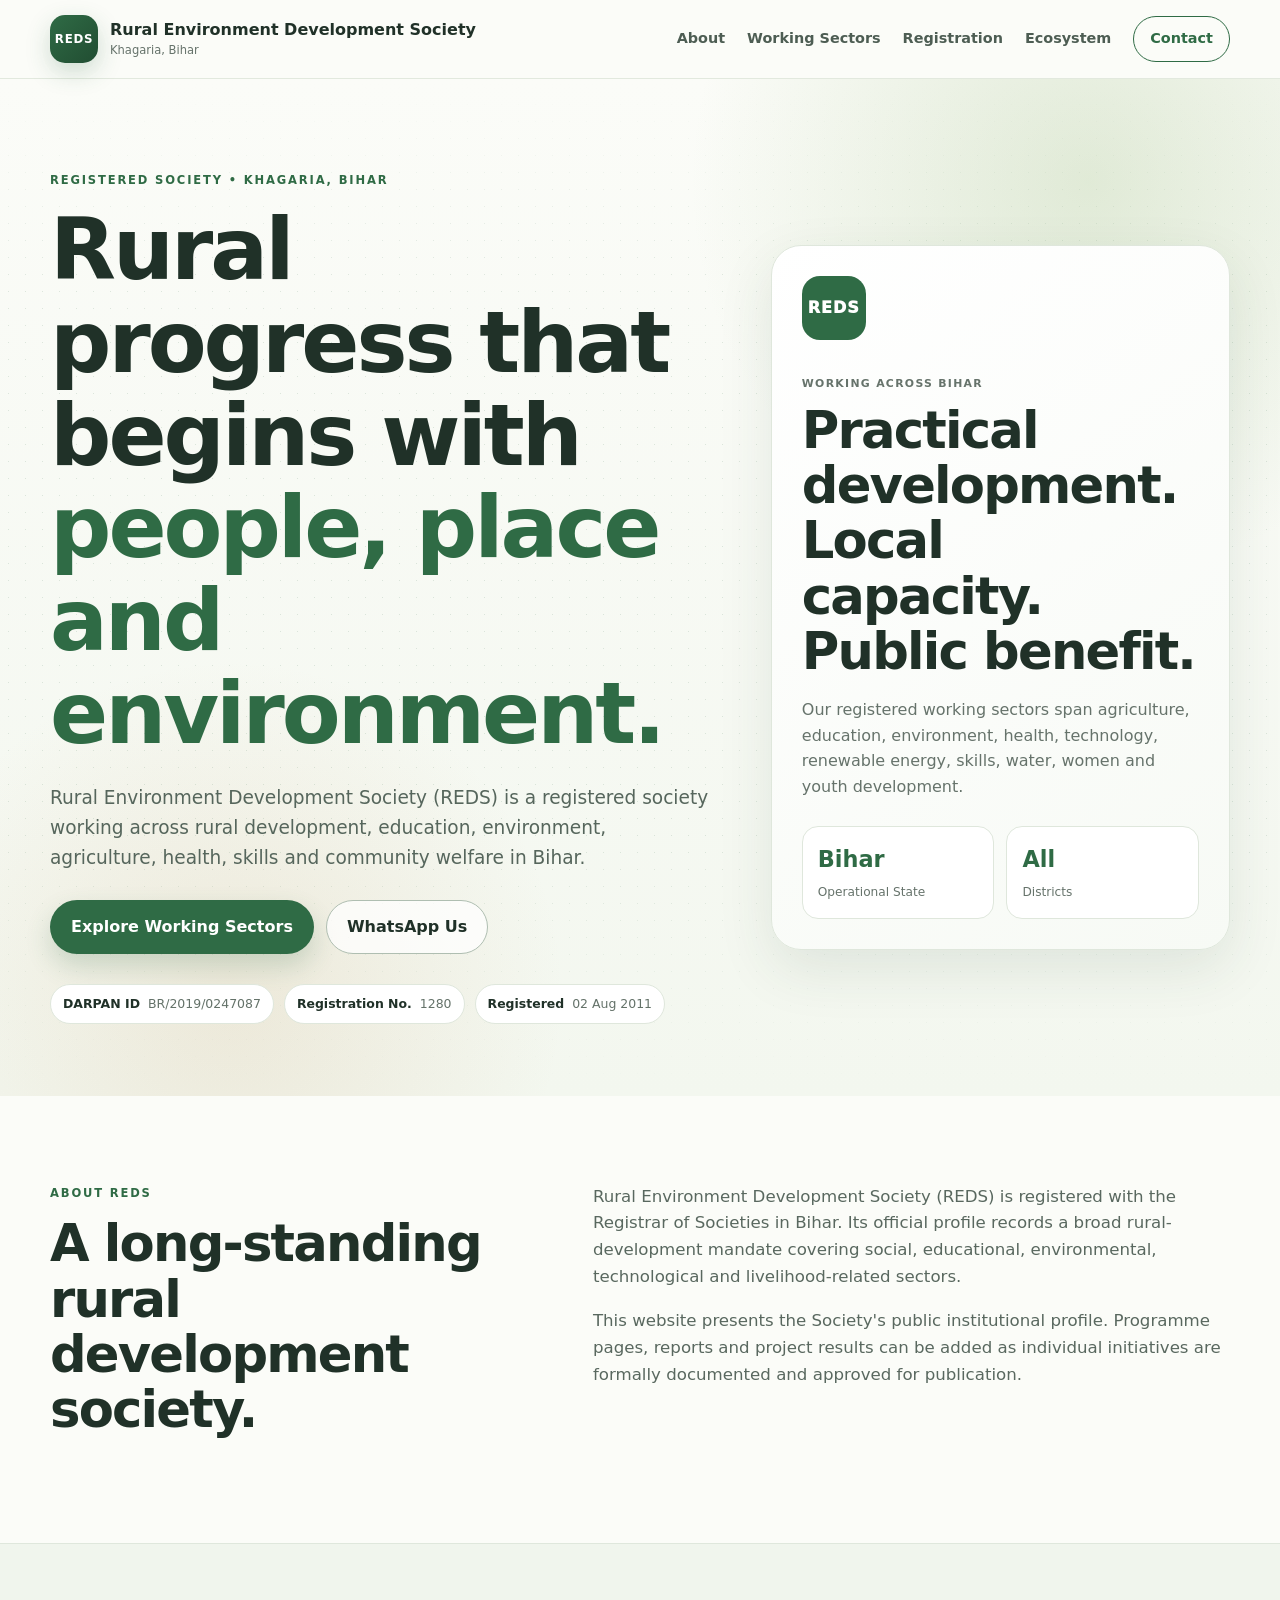
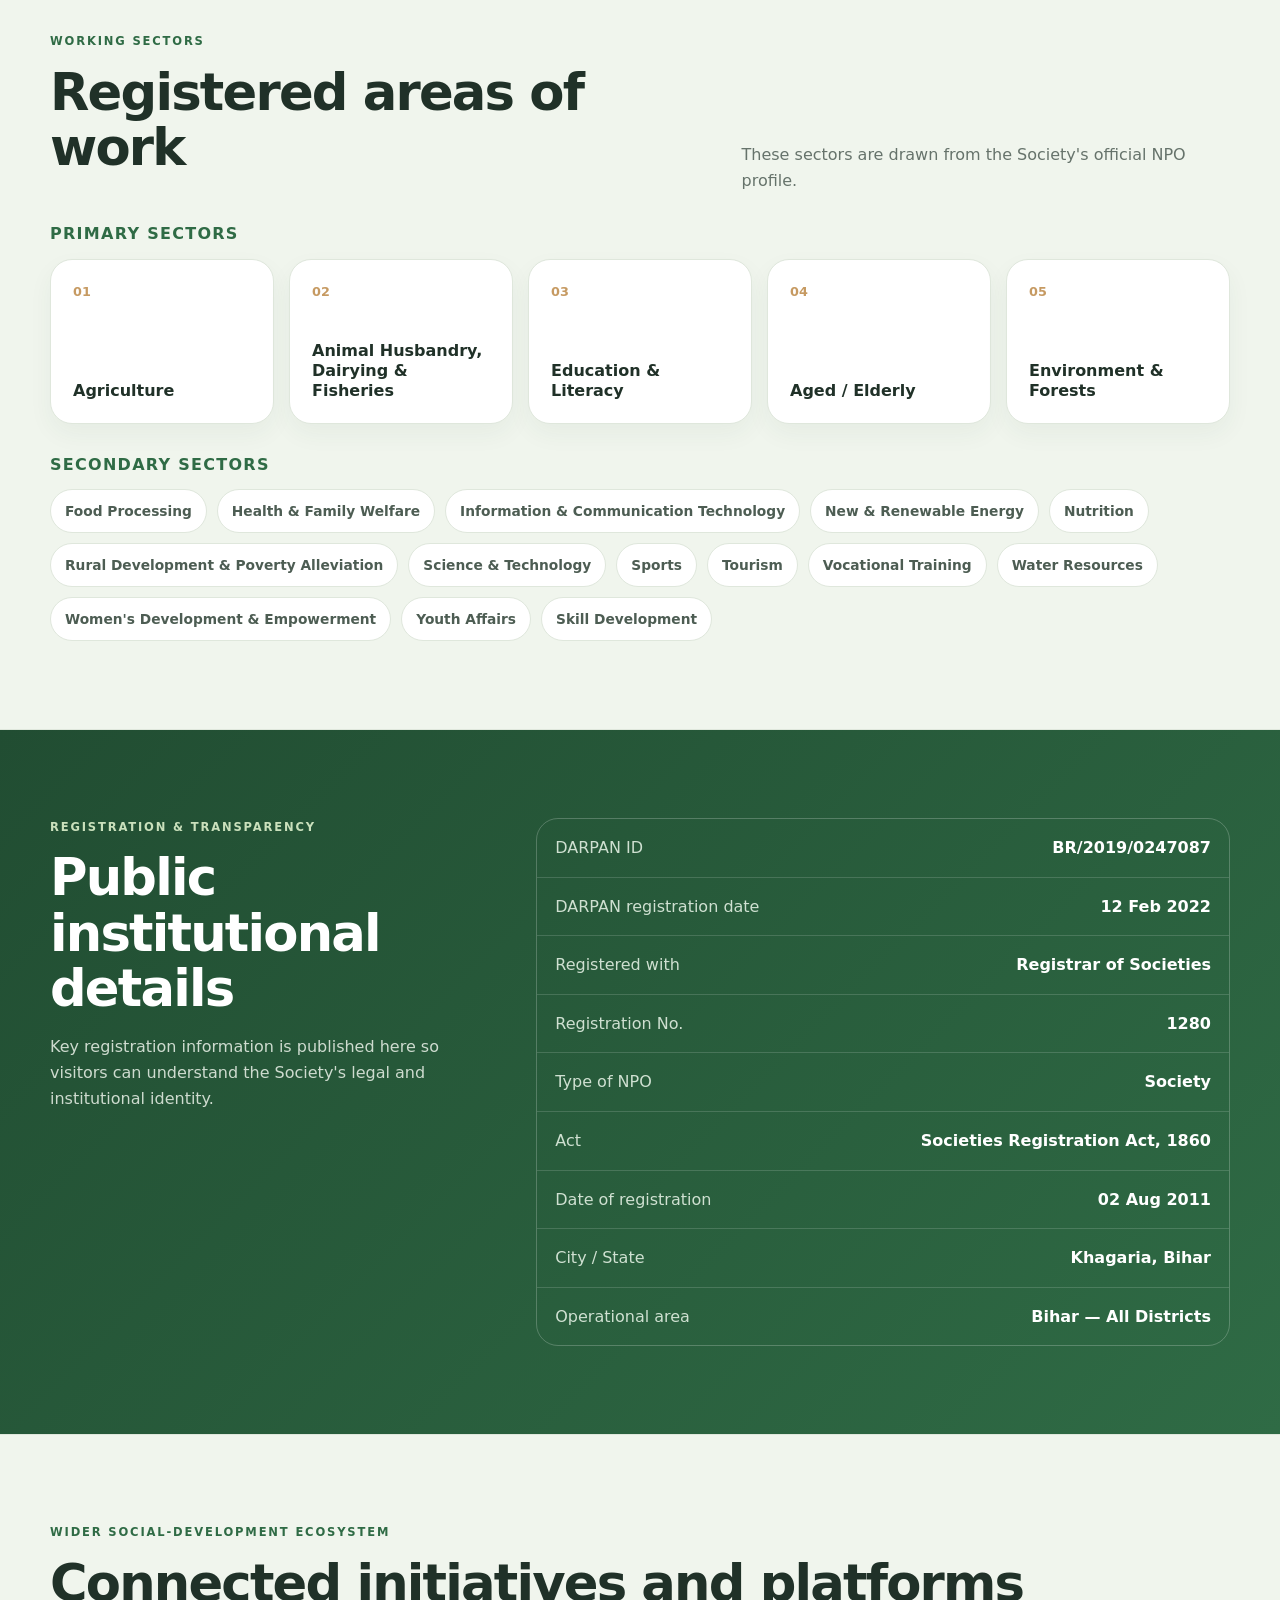
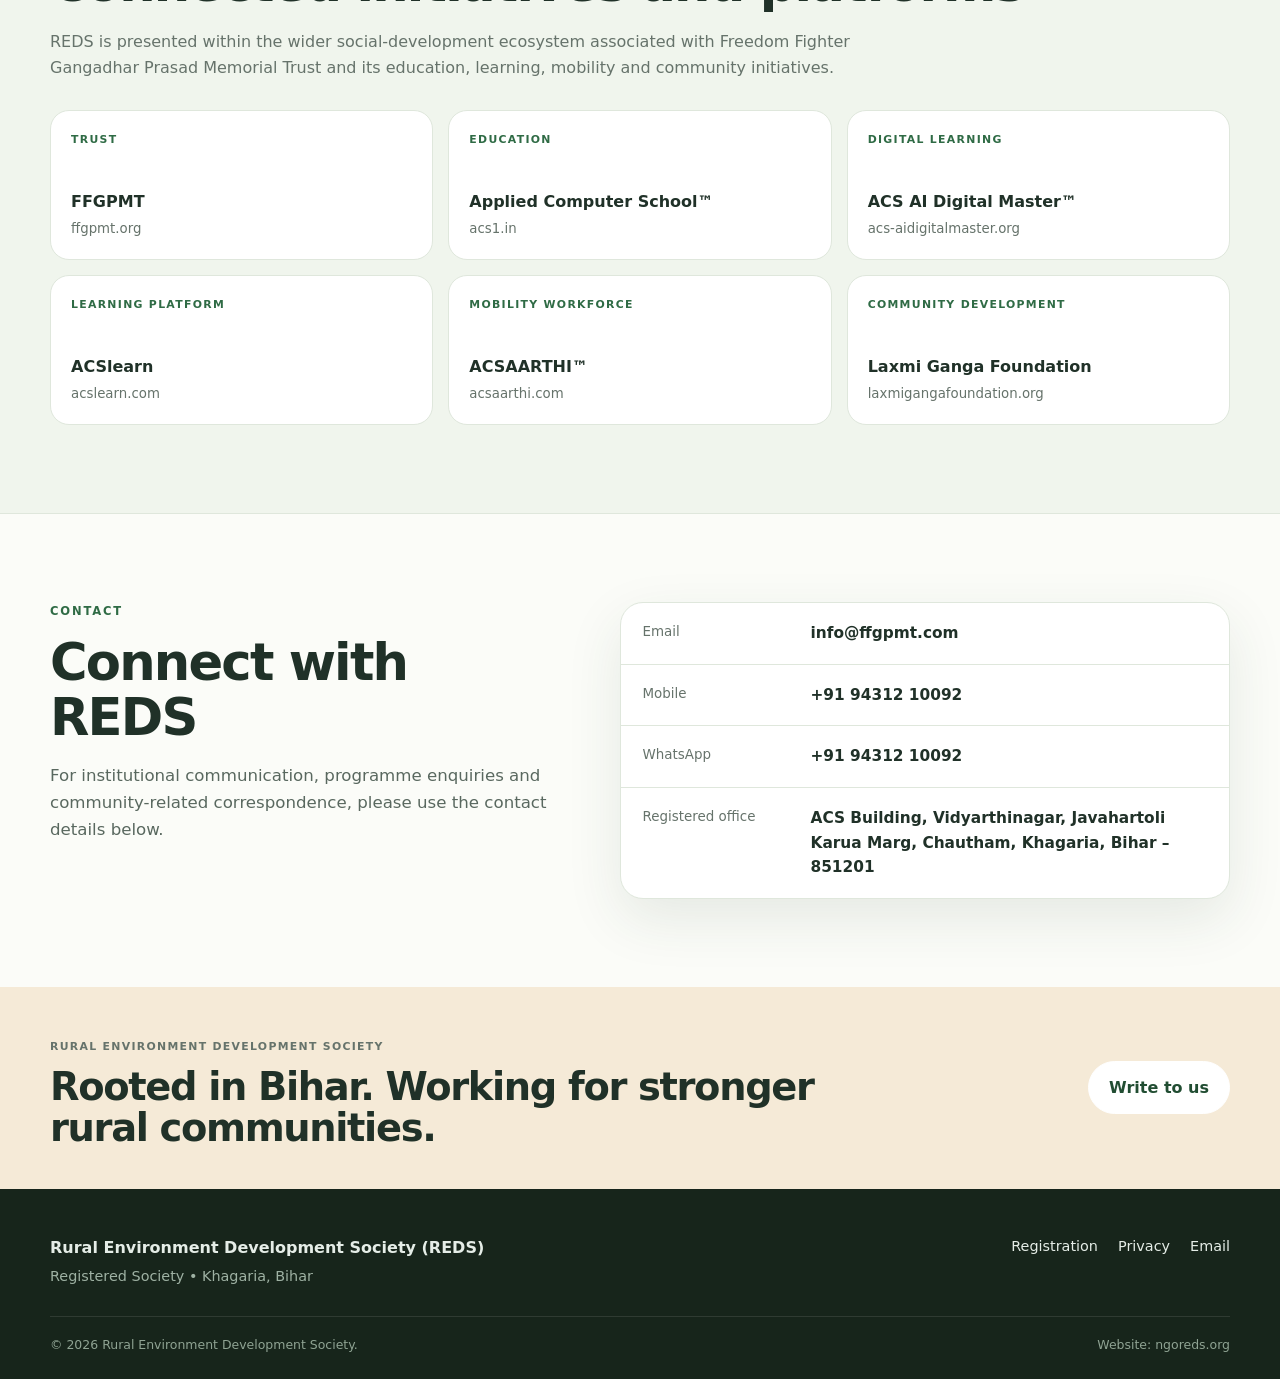
<file: index.html>
<!doctype html>
<html lang="en">
<head>
  <meta charset="utf-8">
  <meta name="viewport" content="width=device-width, initial-scale=1">
  <title>Rural Environment Development Society (REDS) | Khagaria, Bihar</title>
  <meta name="description" content="Rural Environment Development Society (REDS) is a registered society based in Khagaria, Bihar, working across rural development, education, environment, agriculture, health, skills and community welfare.">
  <link rel="canonical" href="https://ngoreds.org/">
  <meta name="theme-color" content="#2f6b45">
  <meta property="og:type" content="website">
  <meta property="og:title" content="Rural Environment Development Society (REDS)">
  <meta property="og:description" content="Rural development, education, environment and community capability — rooted in Bihar.">
  <meta property="og:url" content="https://ngoreds.org/">
  <meta property="og:image" content="https://ngoreds.org/assets/og-card.png">
  <meta name="twitter:card" content="summary_large_image">
  <link rel="icon" href="assets/favicon.svg" type="image/svg+xml">
  <link rel="stylesheet" href="styles.css">
  <script type="application/ld+json">
  {
    "@context":"https://schema.org",
    "@type":"NGO",
    "name":"Rural Environment Development Society",
    "alternateName":"REDS",
    "url":"https://ngoreds.org/",
    "email":"info@ffgpmt.com",
    "telephone":"+91-9431210092",
    "address":{
      "@type":"PostalAddress",
      "streetAddress":"ACS Building, Vidyarthinagar, Javahartoli Karua Marg, Chautham",
      "addressLocality":"Khagaria",
      "addressRegion":"Bihar",
      "postalCode":"851201",
      "addressCountry":"IN"
    }
  }
  </script>
</head>
<body>
  <a class="skip-link" href="#main">Skip to content</a>

  <header class="site-header">
    <div class="container nav">
      <a class="brand" href="#top" aria-label="Rural Environment Development Society home">
        <span class="brand-mark" aria-hidden="true">REDS</span>
        <span class="brand-copy">
          <strong>Rural Environment Development Society</strong>
          <small>Khagaria, Bihar</small>
        </span>
      </a>
      <button class="menu-btn" type="button" aria-expanded="false" aria-controls="site-nav">Menu</button>
      <nav id="site-nav" class="site-nav" aria-label="Primary navigation">
        <a href="#about">About</a>
        <a href="#sectors">Working Sectors</a>
        <a href="#registration">Registration</a>
        <a href="#ecosystem">Ecosystem</a>
        <a class="nav-cta" href="#contact">Contact</a>
      </nav>
    </div>
  </header>

  <main id="main">
    <section class="hero" id="top">
      <div class="grain" aria-hidden="true"></div>
      <div class="container hero-grid">
        <div class="hero-copy">
          <p class="eyebrow">Registered Society • Khagaria, Bihar</p>
          <h1>Rural progress that begins with <span>people, place and environment.</span></h1>
          <p class="lead">
            Rural Environment Development Society (REDS) is a registered society working across rural development,
            education, environment, agriculture, health, skills and community welfare in Bihar.
          </p>
          <div class="actions">
            <a class="btn primary" href="#sectors">Explore Working Sectors</a>
            <a class="btn secondary" href="https://wa.me/919431210092" target="_blank" rel="noopener">WhatsApp Us</a>
          </div>
          <div class="quick-facts">
            <span><b>DARPAN ID</b> BR/2019/0247087</span>
            <span><b>Registration No.</b> 1280</span>
            <span><b>Registered</b> 02 Aug 2011</span>
          </div>
        </div>

        <aside class="hero-panel">
          <div class="panel-badge">REDS</div>
          <p class="mini">Working across Bihar</p>
          <h2>Practical development. Local capacity. Public benefit.</h2>
          <p>
            Our registered working sectors span agriculture, education, environment, health, technology,
            renewable energy, skills, water, women and youth development.
          </p>
          <div class="panel-stats">
            <div><strong>Bihar</strong><span>Operational State</span></div>
            <div><strong>All</strong><span>Districts</span></div>
          </div>
        </aside>
      </div>
    </section>

    <section class="section" id="about">
      <div class="container intro-grid">
        <div>
          <p class="eyebrow">About REDS</p>
          <h2>A long-standing rural development society.</h2>
        </div>
        <div class="prose">
          <p>
            Rural Environment Development Society (REDS) is registered with the Registrar of Societies in Bihar.
            Its official profile records a broad rural-development mandate covering social, educational, environmental,
            technological and livelihood-related sectors.
          </p>
          <p>
            This website presents the Society's public institutional profile. Programme pages, reports and project
            results can be added as individual initiatives are formally documented and approved for publication.
          </p>
        </div>
      </div>
    </section>

    <section class="section soft" id="sectors">
      <div class="container">
        <p class="eyebrow">Working Sectors</p>
        <div class="section-head">
          <h2>Registered areas of work</h2>
          <p>These sectors are drawn from the Society's official NPO profile.</p>
        </div>

        <div class="sector-group">
          <h3>Primary sectors</h3>
          <div class="sector-grid primary-grid">
            <article class="sector-card"><span>01</span><strong>Agriculture</strong></article>
            <article class="sector-card"><span>02</span><strong>Animal Husbandry, Dairying & Fisheries</strong></article>
            <article class="sector-card"><span>03</span><strong>Education & Literacy</strong></article>
            <article class="sector-card"><span>04</span><strong>Aged / Elderly</strong></article>
            <article class="sector-card"><span>05</span><strong>Environment & Forests</strong></article>
          </div>
        </div>

        <div class="sector-group">
          <h3>Secondary sectors</h3>
          <div class="chips">
            <span>Food Processing</span>
            <span>Health & Family Welfare</span>
            <span>Information & Communication Technology</span>
            <span>New & Renewable Energy</span>
            <span>Nutrition</span>
            <span>Rural Development & Poverty Alleviation</span>
            <span>Science & Technology</span>
            <span>Sports</span>
            <span>Tourism</span>
            <span>Vocational Training</span>
            <span>Water Resources</span>
            <span>Women's Development & Empowerment</span>
            <span>Youth Affairs</span>
            <span>Skill Development</span>
          </div>
        </div>
      </div>
    </section>

    <section class="section registration" id="registration">
      <div class="container registration-grid">
        <div>
          <p class="eyebrow light">Registration & Transparency</p>
          <h2>Public institutional details</h2>
          <p class="muted">
            Key registration information is published here so visitors can understand the Society's legal and
            institutional identity.
          </p>
        </div>
        <div class="reg-card">
          <div><span>DARPAN ID</span><strong>BR/2019/0247087</strong></div>
          <div><span>DARPAN registration date</span><strong>12 Feb 2022</strong></div>
          <div><span>Registered with</span><strong>Registrar of Societies</strong></div>
          <div><span>Registration No.</span><strong>1280</strong></div>
          <div><span>Type of NPO</span><strong>Society</strong></div>
          <div><span>Act</span><strong>Societies Registration Act, 1860</strong></div>
          <div><span>Date of registration</span><strong>02 Aug 2011</strong></div>
          <div><span>City / State</span><strong>Khagaria, Bihar</strong></div>
          <div><span>Operational area</span><strong>Bihar — All Districts</strong></div>
        </div>
      </div>
    </section>

    <section class="section soft" id="ecosystem">
      <div class="container">
        <p class="eyebrow">Wider Social-Development Ecosystem</p>
        <h2>Connected initiatives and platforms</h2>
        <p class="ecosystem-copy">
          REDS is presented within the wider social-development ecosystem associated with Freedom Fighter Gangadhar
          Prasad Memorial Trust and its education, learning, mobility and community initiatives.
        </p>

        <div class="ecosystem-grid">
          <a href="https://ffgpmt.org/" target="_blank" rel="noopener" class="eco-card">
            <span>Trust</span><strong>FFGPMT</strong><small>ffgpmt.org</small>
          </a>
          <a href="https://acs1.in/" target="_blank" rel="noopener" class="eco-card">
            <span>Education</span><strong>Applied Computer School™</strong><small>acs1.in</small>
          </a>
          <a href="https://acs-aidigitalmaster.org/" target="_blank" rel="noopener" class="eco-card">
            <span>Digital Learning</span><strong>ACS AI Digital Master™</strong><small>acs-aidigitalmaster.org</small>
          </a>
          <a href="https://acslearn.com/" target="_blank" rel="noopener" class="eco-card">
            <span>Learning Platform</span><strong>ACSlearn</strong><small>acslearn.com</small>
          </a>
          <a href="https://acsaarthi.com/" target="_blank" rel="noopener" class="eco-card">
            <span>Mobility Workforce</span><strong>ACSAARTHI™</strong><small>acsaarthi.com</small>
          </a>
          <a href="https://laxmigangafoundation.org/" target="_blank" rel="noopener" class="eco-card">
            <span>Community Development</span><strong>Laxmi Ganga Foundation</strong><small>laxmigangafoundation.org</small>
          </a>
        </div>
      </div>
    </section>

    <section class="section" id="contact">
      <div class="container contact-grid">
        <div>
          <p class="eyebrow">Contact</p>
          <h2>Connect with REDS</h2>
          <p class="prose">
            For institutional communication, programme enquiries and community-related correspondence,
            please use the contact details below.
          </p>
        </div>
        <div class="contact-card">
          <a href="mailto:info@ffgpmt.com"><span>Email</span><strong>info@ffgpmt.com</strong></a>
          <a href="tel:+919431210092"><span>Mobile</span><strong>+91 94312 10092</strong></a>
          <a href="https://wa.me/919431210092" target="_blank" rel="noopener"><span>WhatsApp</span><strong>+91 94312 10092</strong></a>
          <div>
            <span>Registered office</span>
            <strong>ACS Building, Vidyarthinagar, Javahartoli Karua Marg, Chautham, Khagaria, Bihar – 851201</strong>
          </div>
        </div>
      </div>
    </section>

    <section class="closing">
      <div class="container">
        <div>
          <p class="mini">Rural Environment Development Society</p>
          <h2>Rooted in Bihar. Working for stronger rural communities.</h2>
        </div>
        <a class="btn light-btn" href="mailto:info@ffgpmt.com">Write to us</a>
      </div>
    </section>
  </main>

  <footer class="footer">
    <div class="container footer-top">
      <div>
        <strong>Rural Environment Development Society (REDS)</strong>
        <p>Registered Society • Khagaria, Bihar</p>
      </div>
      <div class="footer-links">
        <a href="#registration">Registration</a>
        <a href="privacy.html">Privacy</a>
        <a href="mailto:info@ffgpmt.com">Email</a>
      </div>
    </div>
    <div class="container footer-bottom">
      <span>© <span id="year"></span> Rural Environment Development Society.</span>
      <span>Website: ngoreds.org</span>
    </div>
  </footer>

  <script src="script.js"></script>
</body>
</html>
</file>
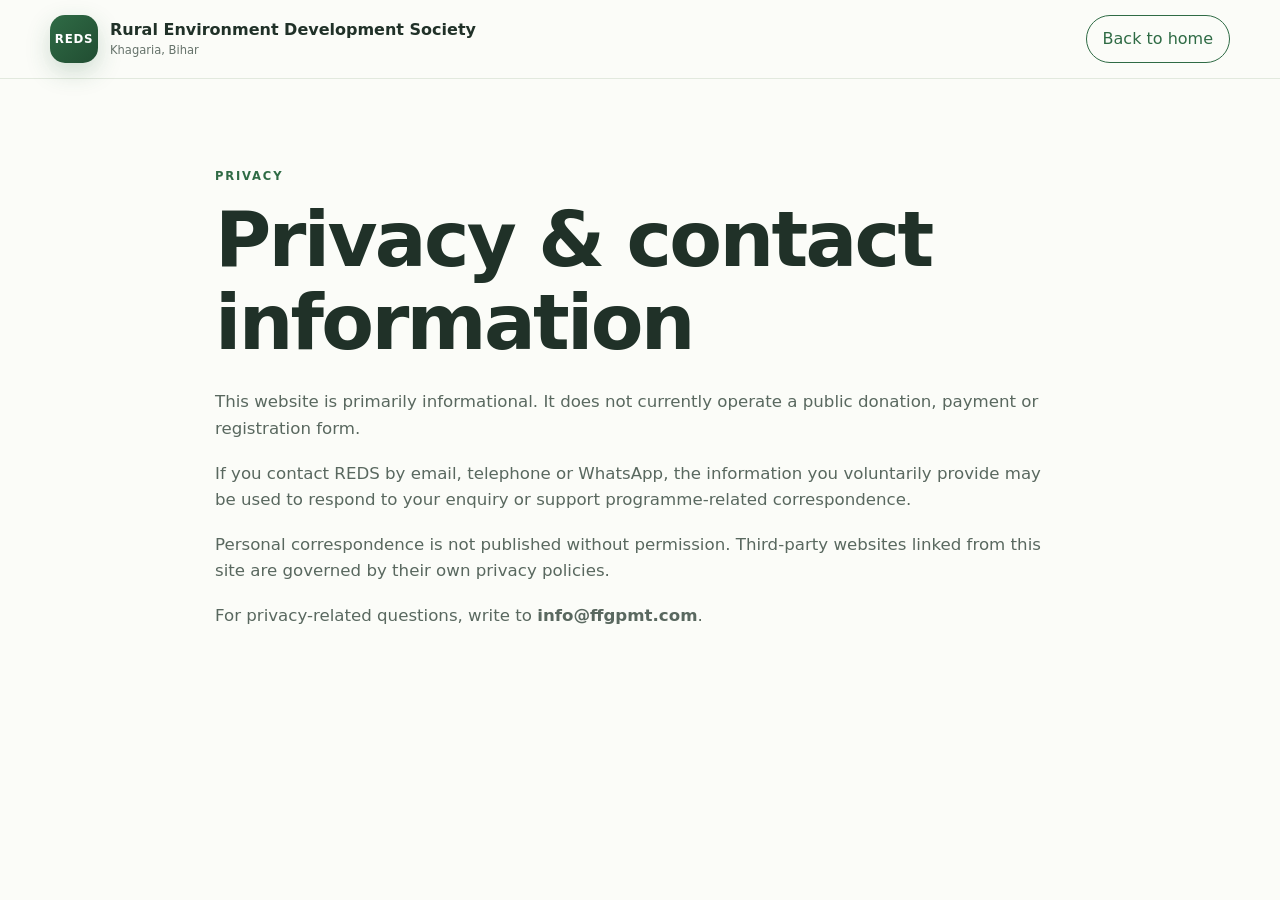
<file: privacy.html>
<!doctype html>
<html lang="en">
<head>
  <meta charset="utf-8">
  <meta name="viewport" content="width=device-width, initial-scale=1">
  <title>Privacy | Rural Environment Development Society</title>
  <meta name="description" content="Privacy information for Rural Environment Development Society (REDS).">
  <link rel="canonical" href="https://ngoreds.org/privacy.html">
  <link rel="stylesheet" href="styles.css">
</head>
<body>
  <header class="site-header">
    <div class="container nav">
      <a class="brand" href="/">
        <span class="brand-mark">REDS</span>
        <span class="brand-copy"><strong>Rural Environment Development Society</strong><small>Khagaria, Bihar</small></span>
      </a>
      <a class="nav-cta" href="/">Back to home</a>
    </div>
  </header>

  <main>
    <section class="section">
      <div class="container" style="max-width:850px">
        <p class="eyebrow">Privacy</p>
        <h1 style="font-size:clamp(2.6rem,6vw,5rem)">Privacy & contact information</h1>
        <div class="prose">
          <p>This website is primarily informational. It does not currently operate a public donation, payment or registration form.</p>
          <p>If you contact REDS by email, telephone or WhatsApp, the information you voluntarily provide may be used to respond to your enquiry or support programme-related correspondence.</p>
          <p>Personal correspondence is not published without permission. Third-party websites linked from this site are governed by their own privacy policies.</p>
          <p>For privacy-related questions, write to <a href="mailto:info@ffgpmt.com"><strong>info@ffgpmt.com</strong></a>.</p>
        </div>
      </div>
    </section>
  </main>
</body>
</html>
</file>
<file: styles.css>
:root{
  --ink:#203128;
  --muted:#66736b;
  --paper:#fbfcf8;
  --soft:#f0f5ed;
  --green:#2f6b45;
  --green-dark:#214d32;
  --leaf:#93b676;
  --earth:#c69a62;
  --cream:#f5ead7;
  --line:#dfe7dc;
  --white:#fff;
  --shadow:0 20px 55px rgba(37,73,50,.10);
  --max:1180px;
}
*{box-sizing:border-box}
html{scroll-behavior:smooth}
body{margin:0;font-family:Inter,ui-sans-serif,system-ui,-apple-system,BlinkMacSystemFont,"Segoe UI",sans-serif;color:var(--ink);background:var(--paper);line-height:1.6}
a{text-decoration:none;color:inherit}
.container{width:min(var(--max),calc(100% - 32px));margin-inline:auto}
.skip-link{position:absolute;left:-999px;top:8px;background:#fff;padding:10px 14px;border-radius:9px;z-index:100}
.skip-link:focus{left:8px}
.site-header{position:sticky;top:0;z-index:60;background:rgba(251,252,248,.92);backdrop-filter:blur(14px);border-bottom:1px solid rgba(223,231,220,.9)}
.nav{min-height:78px;display:flex;align-items:center;justify-content:space-between;gap:20px}
.brand{display:flex;align-items:center;gap:12px}
.brand-mark{width:48px;height:48px;display:grid;place-items:center;border-radius:15px;background:linear-gradient(135deg,var(--green),var(--green-dark));color:#fff;font-weight:900;font-size:.74rem;letter-spacing:.06em;box-shadow:0 9px 25px rgba(47,107,69,.22)}
.brand-copy{display:flex;flex-direction:column;line-height:1.15}
.brand-copy strong{font-size:1rem}
.brand-copy small{margin-top:5px;color:var(--muted);font-size:.72rem}
.site-nav{display:flex;align-items:center;gap:22px;font-size:.9rem;font-weight:700}
.site-nav a{color:#4d5d53}
.site-nav a:hover{color:var(--green)}
.nav-cta{padding:10px 16px;border:1px solid var(--green);border-radius:999px;color:var(--green)!important}
.menu-btn{display:none;border:1px solid var(--line);background:#fff;border-radius:10px;padding:8px 12px;font-weight:800}
.hero{position:relative;overflow:hidden;background:
  radial-gradient(circle at 85% 10%,rgba(147,182,118,.25),transparent 28%),
  radial-gradient(circle at 18% 90%,rgba(198,154,98,.16),transparent 24%),
  linear-gradient(180deg,#fbfcf8 0%,#f3f7ef 100%);padding:92px 0 72px}
.hero-grid{display:grid;grid-template-columns:1.18fr .82fr;gap:60px;align-items:center;position:relative;z-index:2}
.eyebrow{text-transform:uppercase;letter-spacing:.16em;font-size:.72rem;font-weight:900;color:var(--green);margin:0 0 14px}
.eyebrow.light{color:#cae0bc}
h1,h2,h3{margin-top:0;line-height:1.08;letter-spacing:-.035em}
h1{font-size:clamp(3rem,6.7vw,6.2rem);margin-bottom:24px}
h1 span{color:var(--green)}
h2{font-size:clamp(2rem,4vw,3.7rem);margin-bottom:18px}
h3{font-size:1.15rem}
.lead{font-size:1.16rem;color:#56665c;max-width:760px;margin-bottom:28px}
.actions{display:flex;flex-wrap:wrap;gap:12px;margin-bottom:30px}
.btn{display:inline-flex;align-items:center;justify-content:center;padding:13px 20px;border-radius:999px;font-weight:850;border:1px solid transparent;transition:.2s ease}
.btn:hover{transform:translateY(-1px)}
.btn.primary{background:var(--green);color:#fff;box-shadow:0 12px 26px rgba(47,107,69,.20)}
.btn.secondary{border-color:#afbeb1;background:rgba(255,255,255,.75)}
.quick-facts{display:flex;flex-wrap:wrap;gap:10px}
.quick-facts span{font-size:.78rem;background:#fff;border:1px solid var(--line);padding:9px 12px;border-radius:999px;color:#647269}
.quick-facts b{color:var(--ink);margin-right:4px}
.hero-panel{background:linear-gradient(145deg,#fff,#f7faf5);border:1px solid var(--line);border-radius:30px;padding:30px;box-shadow:var(--shadow)}
.panel-badge{display:inline-grid;place-items:center;width:64px;height:64px;border-radius:18px;background:var(--green);color:#fff;font-weight:950;letter-spacing:.06em;margin-bottom:24px}
.mini{text-transform:uppercase;letter-spacing:.12em;font-size:.68rem;font-weight:850;color:var(--muted)}
.hero-panel p{color:var(--muted)}
.panel-stats{display:grid;grid-template-columns:1fr 1fr;gap:12px;margin-top:26px}
.panel-stats div{border:1px solid var(--line);border-radius:16px;padding:15px;background:#fff}
.panel-stats strong{display:block;font-size:1.4rem;color:var(--green)}
.panel-stats span{font-size:.76rem;color:var(--muted)}
.grain{position:absolute;inset:0;opacity:.14;background-image:radial-gradient(#356c47 .65px,transparent .65px);background-size:17px 17px;mask-image:linear-gradient(to bottom,transparent,black 20%,black 75%,transparent)}
.section{padding:88px 0}
.section.soft{background:var(--soft);border-top:1px solid var(--line);border-bottom:1px solid var(--line)}
.intro-grid{display:grid;grid-template-columns:.85fr 1.15fr;gap:72px;align-items:start}
.prose{font-size:1.04rem;color:#59685f}
.prose p{margin-top:0;margin-bottom:18px}
.section-head{display:flex;justify-content:space-between;gap:30px;align-items:end;margin-bottom:32px}
.section-head p{max-width:500px;color:var(--muted);margin:0}
.sector-group{margin-top:32px}
.sector-group h3{font-size:1rem;text-transform:uppercase;letter-spacing:.08em;color:var(--green);margin-bottom:16px}
.sector-grid{display:grid;gap:15px}
.primary-grid{grid-template-columns:repeat(5,1fr)}
.sector-card{min-height:165px;padding:22px;border:1px solid var(--line);background:#fff;border-radius:22px;display:flex;flex-direction:column;justify-content:space-between;box-shadow:0 10px 24px rgba(45,82,56,.05)}
.sector-card span{color:var(--earth);font-weight:900;font-size:.8rem}
.sector-card strong{line-height:1.25}
.chips{display:flex;flex-wrap:wrap;gap:10px}
.chips span{background:#fff;border:1px solid var(--line);border-radius:999px;padding:10px 14px;font-size:.86rem;font-weight:700;color:#4d5d53}
.registration{background:linear-gradient(135deg,var(--green-dark),var(--green));color:#fff}
.registration-grid{display:grid;grid-template-columns:.75fr 1.25fr;gap:70px;align-items:start}
.muted{color:#cedbcf}
.reg-card{border:1px solid rgba(255,255,255,.22);border-radius:22px;overflow:hidden}
.reg-card div{display:grid;grid-template-columns:1fr 1fr;gap:24px;padding:16px 18px;border-bottom:1px solid rgba(255,255,255,.15)}
.reg-card div:last-child{border-bottom:0}
.reg-card span{color:#cfe0d1}
.reg-card strong{text-align:right}
.ecosystem-copy{max-width:820px;color:var(--muted)}
.ecosystem-grid{display:grid;grid-template-columns:repeat(3,1fr);gap:15px;margin-top:30px}
.eco-card{background:#fff;border:1px solid var(--line);border-radius:19px;padding:20px;display:flex;flex-direction:column;min-height:150px;transition:.2s ease}
.eco-card:hover{transform:translateY(-3px);box-shadow:var(--shadow)}
.eco-card span{font-size:.68rem;text-transform:uppercase;letter-spacing:.12em;color:var(--green);font-weight:900;margin-bottom:auto}
.eco-card strong{margin-top:26px;line-height:1.25}
.eco-card small{margin-top:6px;color:var(--muted)}
.contact-grid{display:grid;grid-template-columns:.9fr 1.1fr;gap:70px;align-items:start}
.contact-card{background:#fff;border:1px solid var(--line);border-radius:23px;overflow:hidden;box-shadow:var(--shadow)}
.contact-card>a,.contact-card>div{display:grid;grid-template-columns:150px 1fr;gap:18px;padding:18px 22px;border-bottom:1px solid var(--line)}
.contact-card>div:last-child{border-bottom:0}
.contact-card span{color:var(--muted);font-size:.84rem}
.contact-card strong{font-size:.96rem}
.closing{background:var(--cream);padding:40px 0}
.closing .container{display:flex;justify-content:space-between;align-items:center;gap:30px}
.closing h2{font-size:clamp(1.8rem,3vw,2.8rem);margin-bottom:0;max-width:800px}
.light-btn{background:#fff;color:var(--green-dark);border-color:#fff}
.footer{background:#17251b;color:#e5ede7;padding:46px 0 24px}
.footer-top{display:flex;justify-content:space-between;gap:30px}
.footer p{color:#9eb1a3;margin:5px 0 0;font-size:.9rem}
.footer-links{display:flex;gap:20px;font-size:.9rem}
.footer-bottom{display:flex;justify-content:space-between;gap:20px;border-top:1px solid rgba(255,255,255,.10);margin-top:28px;padding-top:18px;color:#8fa393;font-size:.78rem}
@media (max-width:980px){
  .site-nav{display:none;position:absolute;top:78px;left:16px;right:16px;background:#fff;border:1px solid var(--line);border-radius:18px;padding:16px;box-shadow:var(--shadow);flex-direction:column;align-items:stretch;gap:4px}
  .site-nav.open{display:flex}
  .site-nav a{padding:10px 12px}
  .menu-btn{display:block}
  .hero-grid,.intro-grid,.registration-grid,.contact-grid{grid-template-columns:1fr;gap:36px}
  .primary-grid{grid-template-columns:repeat(2,1fr)}
  .ecosystem-grid{grid-template-columns:repeat(2,1fr)}
  .hero{padding-top:64px}
}
@media (max-width:680px){
  .container{width:min(100% - 22px,var(--max))}
  .brand-copy strong{font-size:.9rem}
  .brand-copy small{display:none}
  h1{font-size:3.2rem}
  .section{padding:64px 0}
  .section-head,.closing .container,.footer-top,.footer-bottom{flex-direction:column;align-items:flex-start}
  .section-head{display:flex}
  .primary-grid,.ecosystem-grid{grid-template-columns:1fr}
  .reg-card div{grid-template-columns:1fr;gap:4px}
  .reg-card strong{text-align:left}
  .contact-card>a,.contact-card>div{grid-template-columns:1fr;gap:4px}
  .footer-links{flex-wrap:wrap}
}
@media (prefers-reduced-motion:reduce){
  html{scroll-behavior:auto}
  *{transition:none!important}
}
</file>
